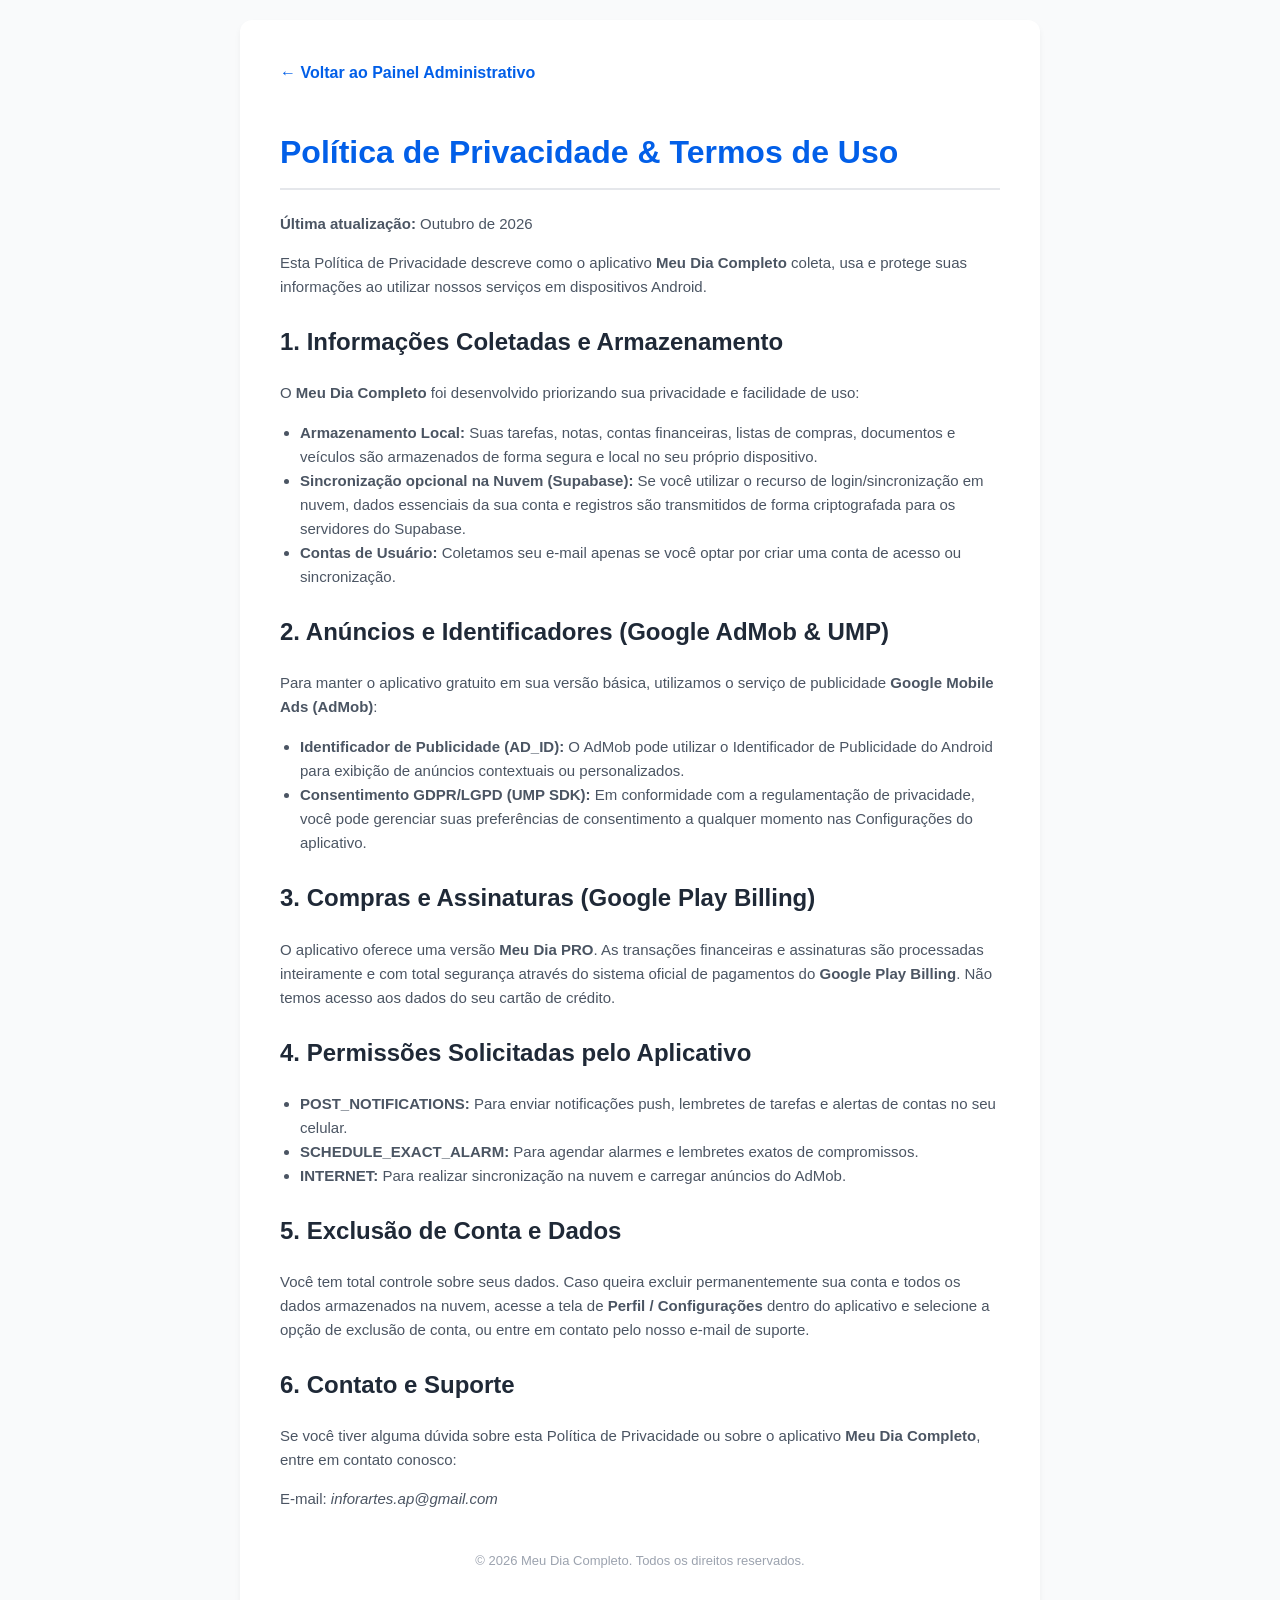
<file: politica_de_privacidade.html>
<!DOCTYPE html>
<html lang="pt-BR">
<head>
    <meta charset="UTF-8">
    <meta name="viewport" content="width=device-width, initial-scale=1.0">
    <title>Política de Privacidade e Termos de Uso — Meu Dia Completo</title>
    <style>
        body {
            font-family: -apple-system, BlinkMacSystemFont, "Segoe UI", Roboto, Helvetica, Arial, sans-serif;
            line-height: 1.6;
            color: #333333;
            max-width: 800px;
            margin: 0 auto;
            padding: 20px;
            background-color: #f9fafb;
        }
        .container {
            background: #ffffff;
            padding: 40px;
            border-radius: 12px;
            box-shadow: 0 4px 6px rgba(0,0,0,0.05);
        }
        h1 {
            color: #025FE8;
            border-bottom: 2px solid #e5e7eb;
            padding-bottom: 10px;
        }
        h2 {
            color: #1f2937;
            margin-top: 24px;
        }
        p, li {
            font-size: 15px;
            color: #4b5563;
        }
        ul {
            padding-left: 20px;
        }
        .back-link {
            display: inline-block;
            margin-bottom: 20px;
            color: #025FE8;
            text-decoration: none;
            font-weight: 600;
        }
        .footer {
            margin-top: 40px;
            font-size: 13px;
            color: #9ca3af;
            text-align: center;
        }
    </style>
</head>
<body>
    <div class="container">
        <a href="index.html" class="back-link">&larr; Voltar ao Painel Administrativo</a>
        <h1>Política de Privacidade & Termos de Uso</h1>
        <p><strong>Última atualização:</strong> Outubro de 2026</p>
        <p>Esta Política de Privacidade descreve como o aplicativo <strong>Meu Dia Completo</strong> coleta, usa e protege suas informações ao utilizar nossos serviços em dispositivos Android.</p>

        <h2>1. Informações Coletadas e Armazenamento</h2>
        <p>O <strong>Meu Dia Completo</strong> foi desenvolvido priorizando sua privacidade e facilidade de uso:</p>
        <ul>
            <li><strong>Armazenamento Local:</strong> Suas tarefas, notas, contas financeiras, listas de compras, documentos e veículos são armazenados de forma segura e local no seu próprio dispositivo.</li>
            <li><strong>Sincronização opcional na Nuvem (Supabase):</strong> Se você utilizar o recurso de login/sincronização em nuvem, dados essenciais da sua conta e registros são transmitidos de forma criptografada para os servidores do Supabase.</li>
            <li><strong>Contas de Usuário:</strong> Coletamos seu e-mail apenas se você optar por criar uma conta de acesso ou sincronização.</li>
        </ul>

        <h2>2. Anúncios e Identificadores (Google AdMob & UMP)</h2>
        <p>Para manter o aplicativo gratuito em sua versão básica, utilizamos o serviço de publicidade <strong>Google Mobile Ads (AdMob)</strong>:</p>
        <ul>
            <li><strong>Identificador de Publicidade (AD_ID):</strong> O AdMob pode utilizar o Identificador de Publicidade do Android para exibição de anúncios contextuais ou personalizados.</li>
            <li><strong>Consentimento GDPR/LGPD (UMP SDK):</strong> Em conformidade com a regulamentação de privacidade, você pode gerenciar suas preferências de consentimento a qualquer momento nas Configurações do aplicativo.</li>
        </ul>

        <h2>3. Compras e Assinaturas (Google Play Billing)</h2>
        <p>O aplicativo oferece uma versão <strong>Meu Dia PRO</strong>. As transações financeiras e assinaturas são processadas inteiramente e com total segurança através do sistema oficial de pagamentos do <strong>Google Play Billing</strong>. Não temos acesso aos dados do seu cartão de crédito.</p>

        <h2>4. Permissões Solicitadas pelo Aplicativo</h2>
        <ul>
            <li><strong>POST_NOTIFICATIONS:</strong> Para enviar notificações push, lembretes de tarefas e alertas de contas no seu celular.</li>
            <li><strong>SCHEDULE_EXACT_ALARM:</strong> Para agendar alarmes e lembretes exatos de compromissos.</li>
            <li><strong>INTERNET:</strong> Para realizar sincronização na nuvem e carregar anúncios do AdMob.</li>
        </ul>

        <h2>5. Exclusão de Conta e Dados</h2>
        <p>Você tem total controle sobre seus dados. Caso queira excluir permanentemente sua conta e todos os dados armazenados na nuvem, acesse a tela de <strong>Perfil / Configurações</strong> dentro do aplicativo e selecione a opção de exclusão de conta, ou entre em contato pelo nosso e-mail de suporte.</p>

        <h2>6. Contato e Suporte</h2>
        <p>Se você tiver alguma dúvida sobre esta Política de Privacidade ou sobre o aplicativo <strong>Meu Dia Completo</strong>, entre em contato conosco:</p>
        <p>E-mail: <em>inforartes.ap@gmail.com</em></p>

        <div class="footer">
            &copy; 2026 Meu Dia Completo. Todos os direitos reservados.
        </div>
    </div>
</body>
</html>
</file>
